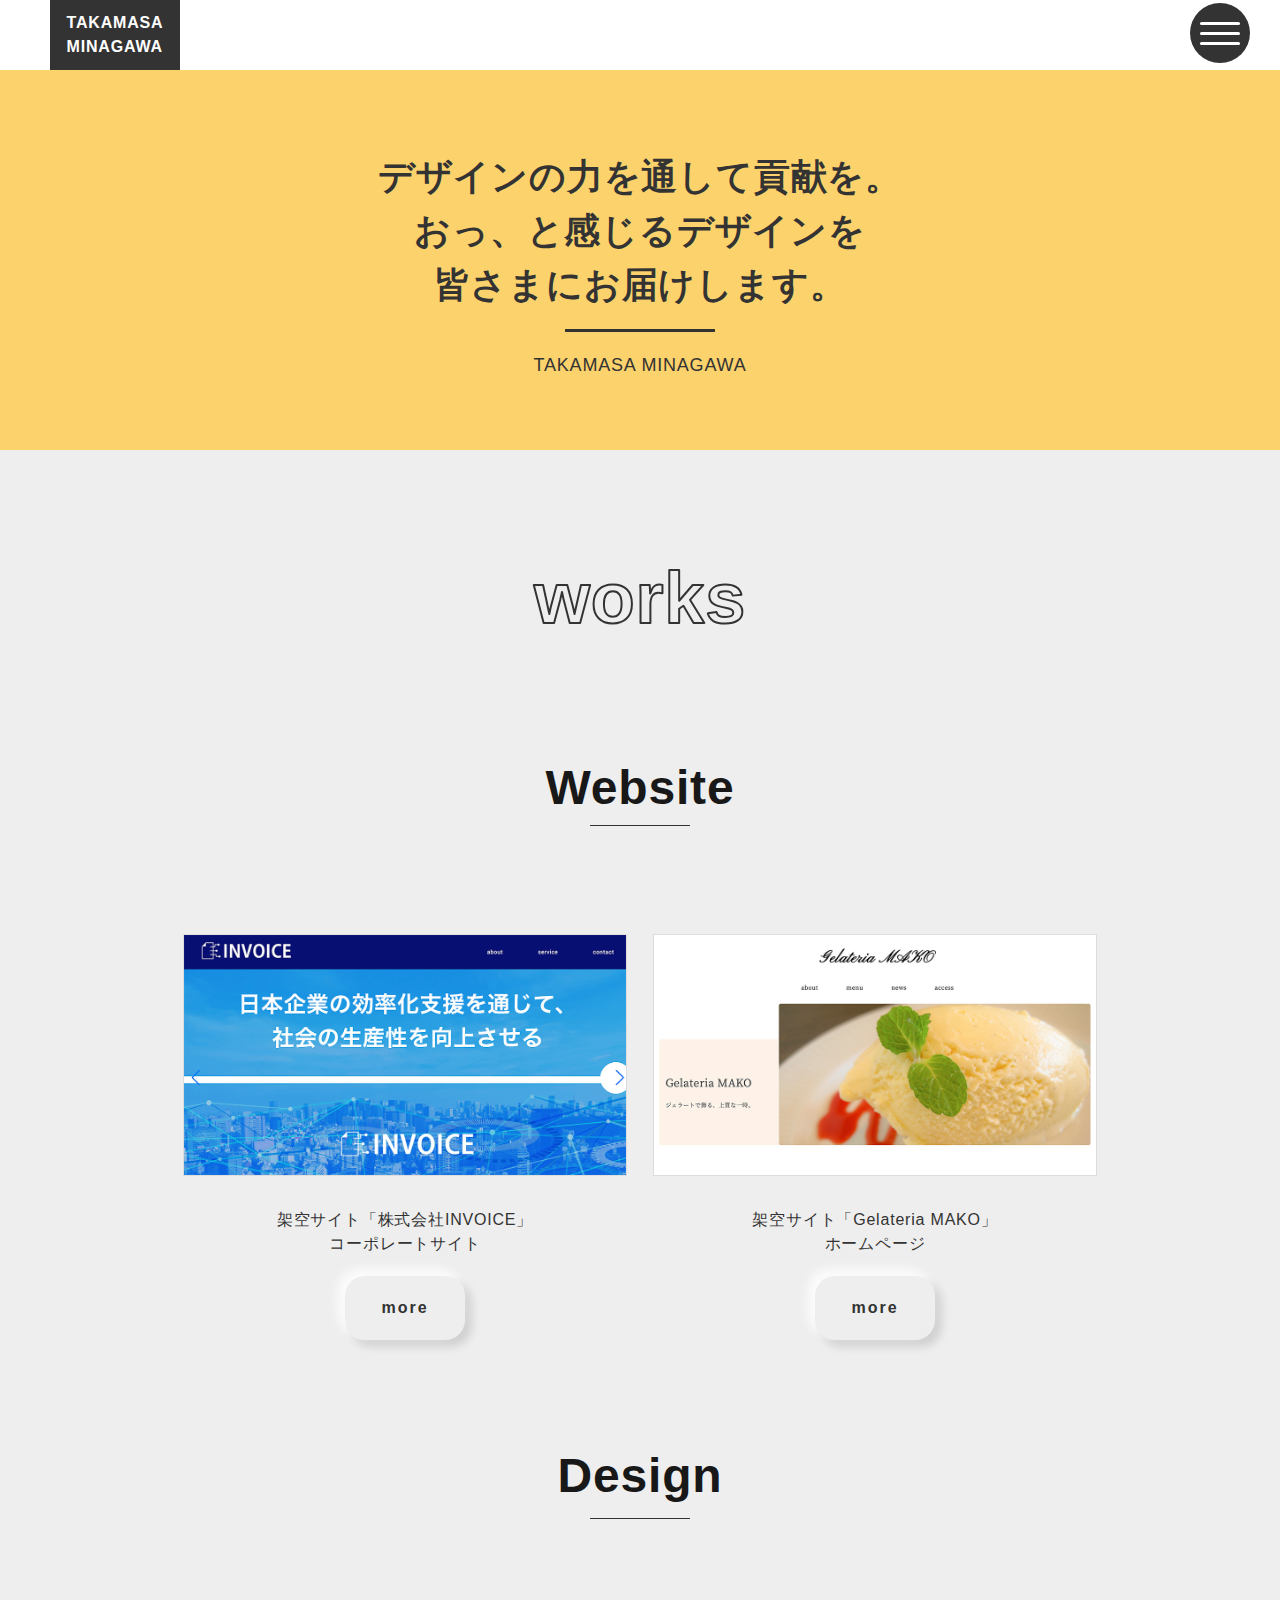
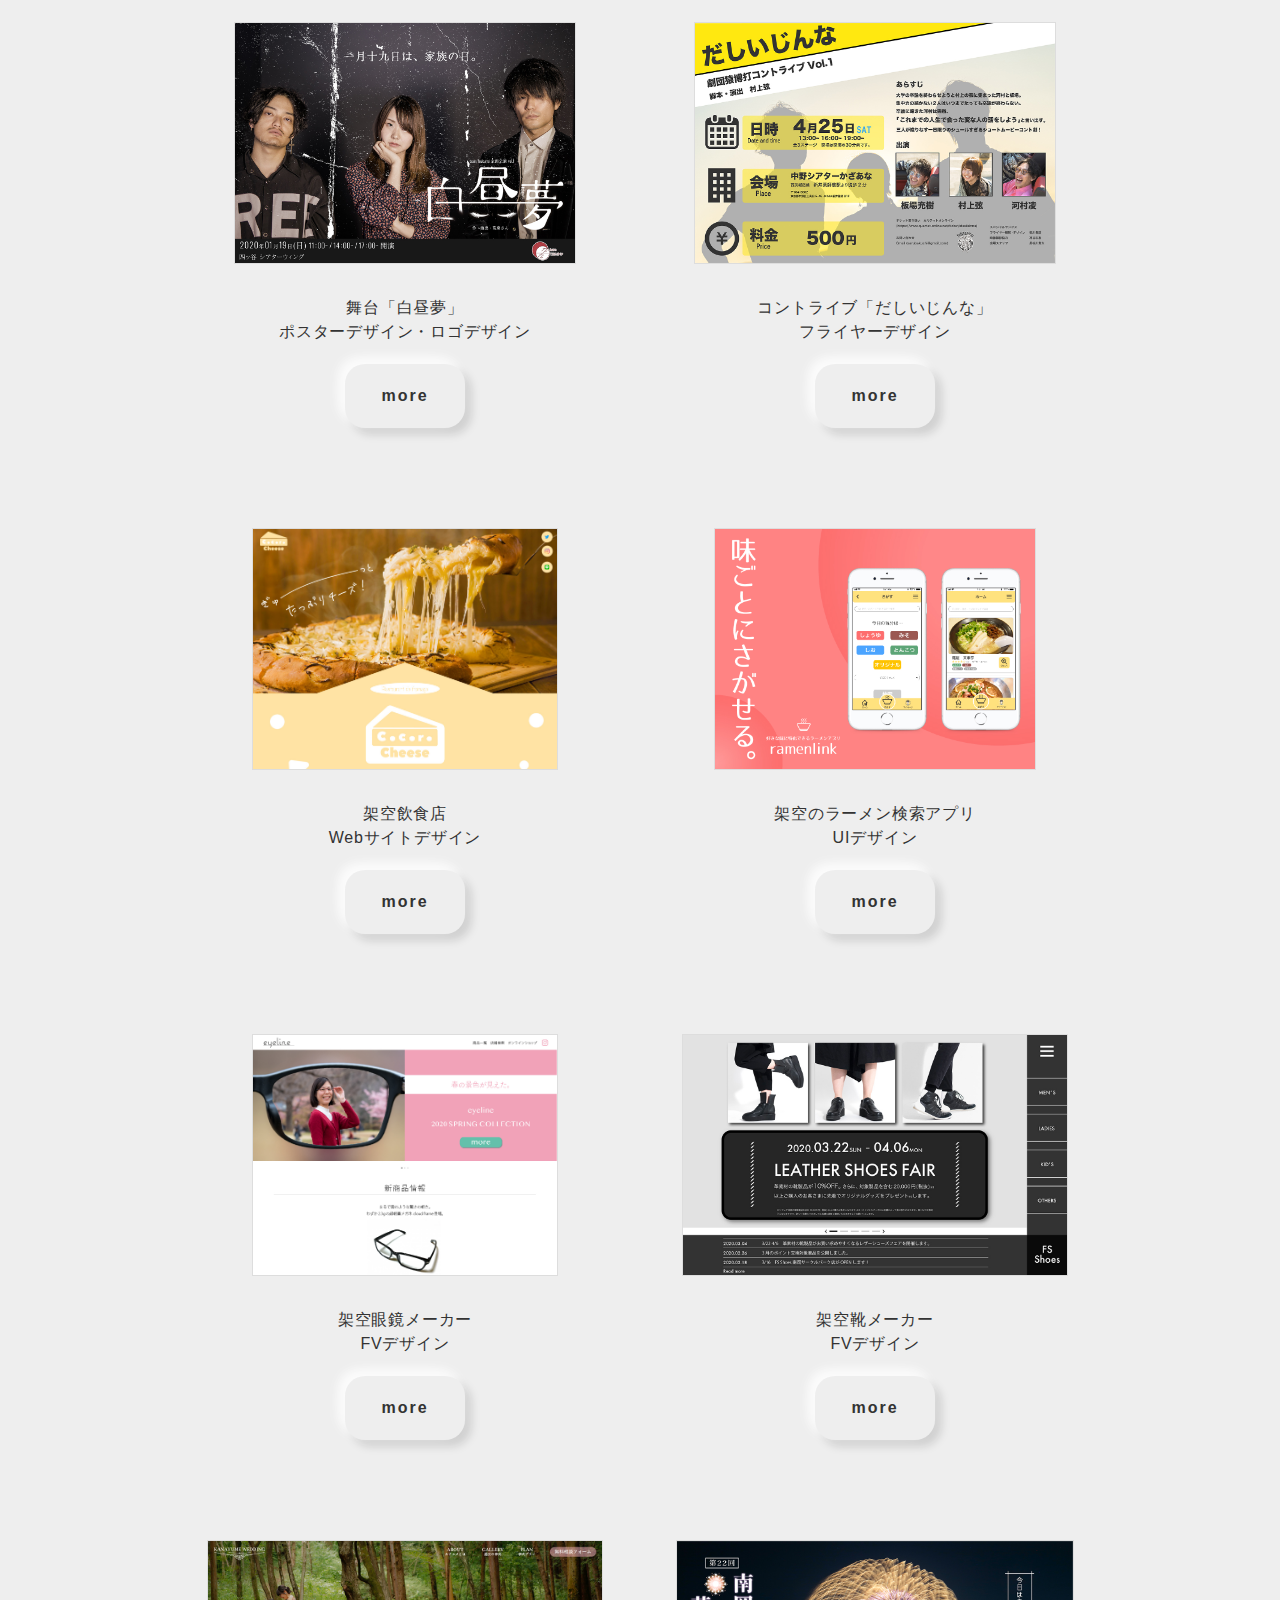
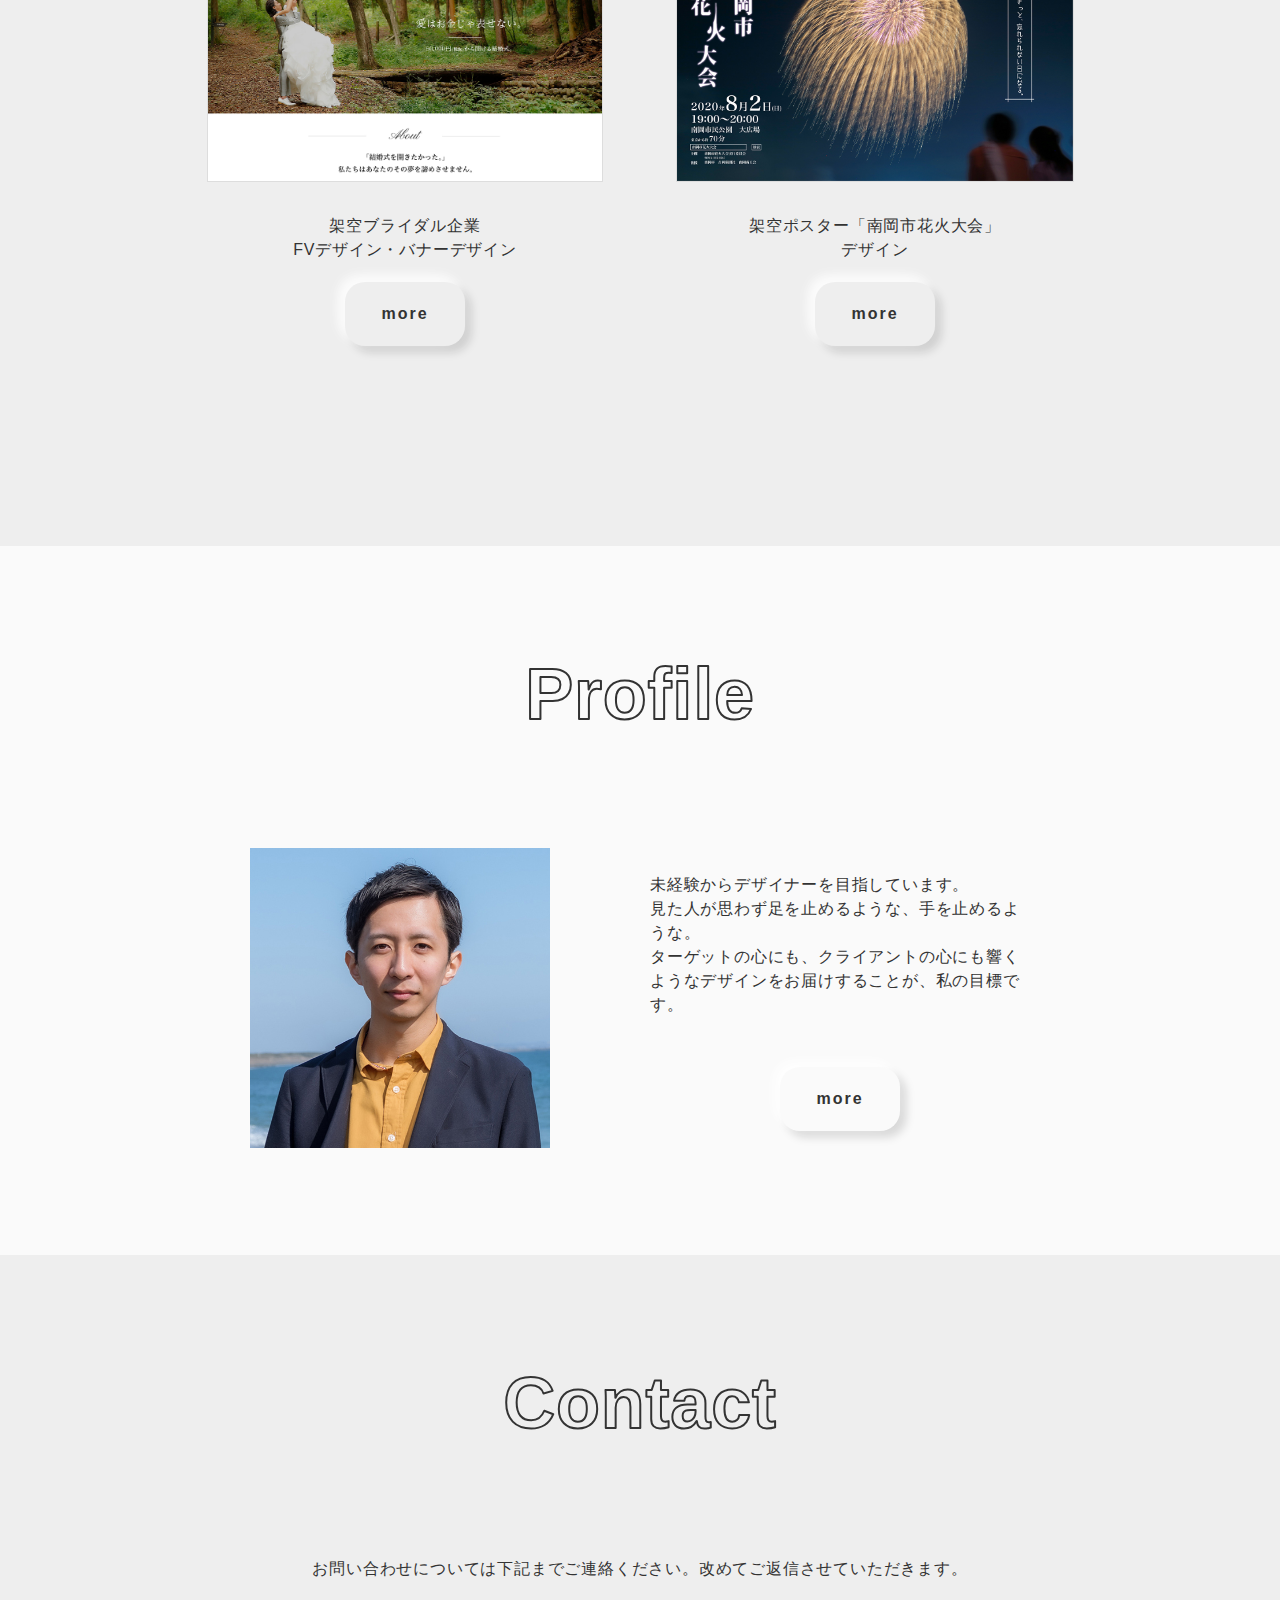
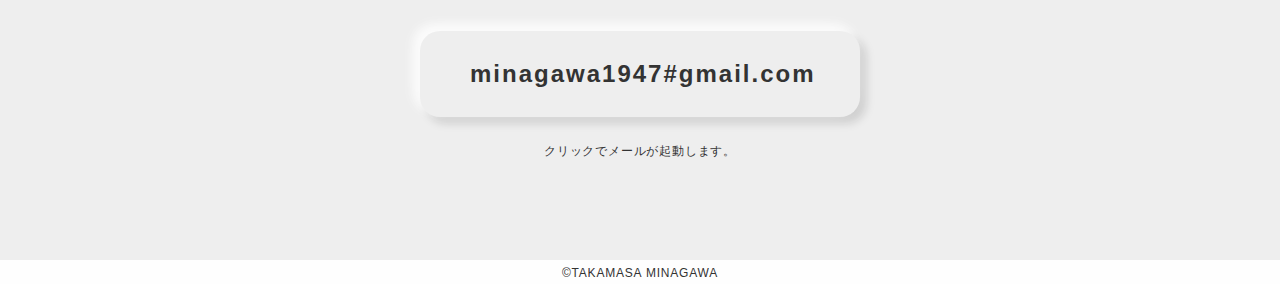
<file: index.html>
<!DOCTYPE html>
<html lang="ja">
  <head>
    <meta charset="UTF-8">
    <meta name="viewport" content="width=device-width, initial-scale=1.0">
    <meta http-equiv="X-UA-Compatible" content="ie=edge">
    <meta name="description" content="皆川貴政のポートフォリオサイト。未経験からWebデザイナーを目指しています。">
    <link rel="stylesheet" href="CSS/reset.css">
    <link rel="stylesheet" href="CSS/common.css">
    <link rel="stylesheet" href="CSS/style.css">
    <link rel="icon" href="images/favicon.ico">
    <script src="https://ajax.googleapis.com/ajax/libs/jquery/3.1.0/jquery.min.js"></script>
    <script src="js/script.js"></script>
    <script type="text/javascript" src="js//plugin/jquery.inview.min.js"></script>
    <link href="https://use.fontawesome.com/releases/v5.6.1/css/all.css" rel="stylesheet">
    <title>TAKAMASA MINAGAWA</title>
  </head>
  <body>
    <!------------------------------->
    <!---------   header   ---------->
    <!------------------------------->
    <header>
      <div id="top"></div>
        <a href="#">
          <h1 class="header__title">
            <span class="title_normal">TAKAMASA<br>MINAGAWA</span>
            <span class="title_hover">TOP</span>
          </h1>
        </a>
      <nav>
        <ul class="header__menu">
          <li class="header__item header__nav_top">
            <a href="#top">TOP</a>
          </li>
          <li class="header__item header__nav_works">
            <a href="#works">Works</a>
            <a href="#works__website">website</a>
            <a href="#works__design">design</a>
          </li>
          <li class="header__item header__nav_profile">
            <a href="./profile.html">profile</a>
          </li>
          <li class="header__item header__nav_contact">
            <a href="#contact">contact</a>
          </li>
        </ul>
      </nav>
      <div class="overlay"></div>
      <div class="btn_trigger">
        <span class="bar bar_top"></span>
        <span class="bar bar_mid"></span>
        <span class="bar bar_bottom"></span>
      </div>
    </header>
    <div class="fv">
      <p class="fv__copy">
        デザインの力を通して貢献を。<br>
        おっ、と感じるデザインを<br>
        皆さまにお届けします。
      </p>
      <p class="fv__name">TAKAMASA MINAGAWA</p>
    </div>
    <main>
    <!------------------------------->
    <!-------   works   ------->
    <!------------------------------->
      <section class="wrapper works" id="works">
        <h2>
          <svg>
            <text x="50%" y="50%" text-anchor="middle" dominant-baseline="central">works</text>          
          </svg>
        </h2>
        <div class="works__website" id="works__website">
          <h3>Website</h3>
          <div class="works__content">
            <div>
              <div class="works__img_wrapper">
              <a href="./works_invoice" class="works__img"><img src="./images/invoice__top.jpg" alt="電子請求書を取り扱う株式会社INVOICEのファーストビュー"></a>
              </div>
              <br>架空サイト「株式会社INVOICE」<br>コーポレートサイト<br>
              <a href="./works_invoice.html" class="btn">more</a>
            </div>
            <div>
              <div class="works__img_wrapper">
              <a href="./works_mako.html" class="works__img"><img src="./images/mako__top.jpg" alt="ジェラート店Gelateria MAKOのファーストビュー"></a>
              </div>
              <br>架空サイト「Gelateria MAKO」<br>ホームページ<br>
              <a href="./works_mako.html" class="btn">more</a>
            </div>
          </div>
        </div>
        <div class="works__design" id="works__design">
          <h3>Design</h3>
          <div class="works__content">
            <div>
              <div class="works__img_wrapper">
                <a href="./works_hakucyumu.html" class="works__img"><img src="./images/hakucyumu__top.jpg" alt="舞台「白昼夢」の横長ポスターデザイン"></a>
              </div>
              <br>舞台「白昼夢」<br>ポスターデザイン・ロゴデザイン<br>
              <a href="./works_hakucyumu.html" class="btn">more</a>
            </div>
            <div>
              <div class="works__img_wrapper">
              <a href="./works_dashi.html" class="works__img"><img src="./images/dashi__top.jpg" alt="コントライブ「だしいじんな」の裏面フライヤーデザイン"></a>
            </div>
              <br>コントライブ「だしいじんな」<br>フライヤーデザイン<br>
              <a href="./works_dashi.html" class="btn">more</a>
            </div>
            <div>
              <div class="works__img_wrapper">
              <a href="./works_cheese.html" class="works__img"><img src="./images/cheese__top.jpg" alt="チーズ専門店cocorocheeseのパソコン版ファーストビューデザイン"></a>
            </div>
              <br>架空飲食店<br>Webサイトデザイン<br>
              <a href="./works_cheese.html" class="btn">more</a>
            </div>
            <div>
              <div class="works__img_wrapper">
              <a href="./works_noodle.html" class="works__img"><img src="./images/noodle__top.jpg" alt="アプリ「ラーメンリンク」LPデザイン"></a>
            </div>
              <br>架空のラーメン検索アプリ<br>UIデザイン<br>
              <a href="./works_noodle.html" class="btn">more</a>
            </div>
            <div>
              <div class="works__img_wrapper">
              <a href="./works_eyeline.html" class="works__img"><img src="./images/eyeline__top.jpg" alt="メガネメーカーeyelineのパソコン版ファーストビューデザイン"></a>
            </div>
              <br>架空眼鏡メーカー<br>FVデザイン<br>
              <a href="./works_eyeline.html" class="btn">more</a>
            </div>
            <div>
              <div class="works__img_wrapper">
              <a href="./works_shoes.html" class="works__img"><img src="./images/shoes__top.jpg" alt="シューズメーカーFSShoesのパソコン版ファーストビューデザイン"></a>
            </div>
              <br>架空靴メーカー<br>FVデザイン<br>
              <a href="./works_shoes.html" class="btn">more</a>
            </div>
            <div>
              <div class="works__img_wrapper">
              <a href="./works_bridal.html" class="works__img"><img src="./images/bridal__top.jpg" alt="結婚式サービスカナユメのFVデザイン"></a>
            </div>
              <br>架空ブライダル企業<br>FVデザイン・バナーデザイン<br>
              <a href="./works_bridal.html" class="btn">more</a>
            </div>
            <div>
              <div class="works__img_wrapper">
              <a href="./works_fireworks.html" class="works__img"><img src="./images/fireworks__top.jpg" alt="南岡市花火大会のポスターデザイン"></a>
            </div>
              <br>架空ポスター「南岡市花火大会」<br>デザイン<br>
              <a href="./works_fireworks.html" class="btn">more</a>
            </div>
          </div>
        </div>
      </section>
    <!------------------------------->
    <!---------   profile   --------->
    <!------------------------------->
      <section class="wrapper profile bg__white">
        <h2>
          <svg>
            <text x="50%" y="50%" text-anchor="middle" dominant-baseline="central">Profile</text>          
          </svg>
      </h2>
        <div class="profile__wrapper">
          <div class="profile__left">
            <img src="./images/profile_icon.jpg" alt="海をバックにしている自分の写真">
          </div>
          <div class="profile__right">
            <p>未経験からデザイナーを目指しています。<br>
              見た人が思わず足を止めるような、手を止めるような。<br>
            ターゲットの心にも、クライアントの心にも響くようなデザインをお届けすることが、私の目標です。</p>
            <a href="./profile.html"><p class="btn">more</p></a>
          </div>
        </div>
      </section>
    <!------------------------------->
    <!---------   contact   --------->
    <!------------------------------->
      <section class="wrapper contact" id="contact">
        <h2>
          <svg>
            <text x="50%" y="50%" text-anchor="middle" dominant-baseline="central">Contact</text>          
          </svg>
        </h2>
        <p>お問い合わせについては下記までご連絡ください。改めてご返信させていただきます。</p>
        <a href="mailto:minagawa1947@gmail.com" class="contact__mail btn">minagawa1947#gmail.com</a>
        <small><p>クリックでメールが起動します。</p></small>
      </section>
    </main>    
    <footer>
      <small>
      &copy;TAKAMASA MINAGAWA
      </small>
    </footer>
  </body>
</html>
</file>
<file: CSS/common.css>
/* ----------------------------------- */
/* base
/* ----------------------------------- */
html {
  font-size: 62.5%;
  font-family:'Roboto','Hiragino Kaku Gothic ProN','ヒラギノ角ゴ ProN W3', Meiryo, sans-serif;
  overflow: auto;
}
body {
  font-size: 1.6rem;
  line-height: 1.5;
  letter-spacing: 0.05em;
  color: #333333;
  margin: 0;
  overflow: hidden;
  background-color: #eee;
}
h1,h2,h3{
  position: relative;
  color: #181818;
}
main{
  position: relative;
}
svg {
  overflow: visible;
}
text {
  fill: transparent;
  stroke: #333333;
  stroke-width: 2px;
  stroke-linejoin: round;
  font-size: 7.2rem;
}
.wrapper{
  padding: 100px 150px;
  max-width: 1140px;
  margin: 0 auto;
}
.wrapper h2{
  text-align: center;
  margin-bottom: 100px;
}
.wrapper svg{
  height: 95px;
}
.fv text{
  fill: #FBD26B;
  font-size: 9rem;
  stroke-width: 2px;
}
.page__wrapper{
  width: 100vw;
}
.btn {
  display: inline-block;
  padding: 20px 10px;
  width: 100px;
  background: #eee;
  border: none;
  border-radius: 20px;
  color: #333;
  font-size: 1rem;
  font-weight: 700;
  letter-spacing: .2rem;
  text-align: center;
  transition: .2s ease-in-out;
  box-shadow: -6px -6px 14px rgba(255, 255, 255, .7),
              -6px -6px 10px rgba(255, 255, 255, .5),
              6px 6px 8px rgba(255, 255, 255, .075),
              6px 6px 10px rgba(0, 0, 0, .15);
}
.btn:hover {
  box-shadow: -2px -2px 6px rgba(255, 255, 255, .6),
              -2px -2px 4px rgba(255, 255, 255, .4),
              2px 2px 2px rgba(255, 255, 255, .05),
              2px 2px 4px rgba(0, 0, 0, .1);
}
.btn:active {
  box-shadow: inset -2px -2px 6px rgba(255, 255, 255, .7),
              inset -2px -2px 4px rgba(255, 255, 255, .5),
              inset 2px 2px 2px rgba(255, 255, 255, .075),
              inset 2px 2px 4px rgba(0, 0, 0, .15);
}.btn p{
  color: #fff;
  font-weight: bold;
}
small{
  font-size: 1.2rem;
}
.btn, input, select, textarea {
  font-family : inherit;
  font-size : 100%;
}
.opacity{
    opacity: 0;
}





/* ---------------------------- */
/* header */
/* ---------------------------- */
header{
  background-color:rgba(255, 255, 255, 1);
  position: fixed;
  width: 100vw;
  height: 70px;
  display: flex;
  align-items: center;
  z-index: 3;
  transition: all .2s;
}
header h1{
  color: #fff;
}
header nav{
  margin: 0 0 0 auto; 
}
header ul{
  display: flex;
}
header li a{
  color: #000;
  margin: 0 50px;
  text-align: left;
}
.header__title{
  display: flex;
  justify-content: center;
  align-items: center;
  height: 70px;
  width: 130px;
  margin-left: 50px;
  background-color: #333333;
  transition: all .4s;
}
.title_hover{
  display: none;
  transition: all .4s;
}
.header__title:hover{
  border: solid 1px #444;
  box-sizing: border-box;
}
.header__title:hover .title_normal{
  display: none;
}
.header__title:hover .title_hover{
  display: inline;
}

.header__item{
  display: flex;
}
.header__item a{
  position: relative;
  color: white;
  transition: .3s;
}
.header__item a:hover::after {
  transform: scale(1, 1);
}
.header__item a:hover::before {
  transform: scale(1, 1);
}
.header__menu{
  flex-direction: column;
  transition: .3s;
}
.header__menu li{
  padding: 30px 0;
  justify-content: center;
  flex-direction: column;
}
.header__nav_top, .header__nav_works a:first-child, .header__nav_profile, .header__nav_contact{
  font-size: 2.4rem;
}
.header__nav_works a{
  margin-left: 70px;
  padding: 5px 0;
}
.header__nav_works a:first-child{
margin-left: 50px;
}
.header__opacity{
  background-color: rgba(255,255,255,0);
  transition: all .2s;
}





/* --------- */
/* humberger */
/* --------- */ 
.overlay {
  content: "";
  display: block;
  width: 0;
  height: 0;
  background-color: rgba(0, 0, 0, 0.5);
  position: absolute;
  top: 0;
  left: 0;
  z-index: 2;
  opacity: 0;
  transition: opacity .5s;
}
.overlay.open {
  width: 100vw;
  height: 100vh;
}
nav {
  width: 230px;
  height: 100%;
  padding-top: 10%;
  background-color: #333333;
  position: fixed;
  top: 0;
  right: 0;
  z-index: 10;
  transform: translate(250px);
  transition: all .5s;
}
nav.open {
  transform: translateZ(0);
}
nav li {
  color: #fff;
  text-align: center;
  padding: 10px 0;
}
.btn_trigger{
  display: block;
  width: 20px;
  height: 30px;
  position: absolute;
  top: 25%;
  right: 50px;
  margin-left: auto;
  z-index: 11;
  cursor: pointer;
}
.btn_trigger::before{
  position: absolute;
  content: " ";
  background-color: #333333;
  border-radius: 50%;
  width: 60px;
  height: 60px;
  right: -20px;
  top: -15px;
  z-index: -2;
}
.btn_trigger .bar{
  width: 40px;
  height: 3px;
  display: block;
  position: absolute;
  left: 50%;
  background-color: #ffffff;
  transform: translateX(-50%);
  transition: all .3s;
  border-radius: 10px;
}
.btn_trigger .bar_top{
  top: 4px;
}
.btn_trigger .bar_mid{
  top: 4px;
  transform: translate(-50%,10px)
}

.btn_trigger .bar_bottom{
  top: 4px;
  transform: translate(-50%,20px)
}
.header__nav_wrapper{
  width: 100vw;
  height: 100vh;
  background-color: #080f73;
  position: fixed;
  z-index:2;
  transition: .3s;
}
.btn_trigger.btn_close .bar_top{
  transform: translate(-50%,10px) rotate(35deg);
  transition: transform .3s; 
}
.btn_trigger.btn_close .bar_mid{
  opacity: 0;
  transition: opacity .3s;
}
.btn_trigger.btn_close .bar_bottom{
  transform: translate(-50%,10px) rotate(145deg);
  transition: transform .3s;
}





/* ---------------------------- */
/* footer */
/* ---------------------------- */
footer{
  background-color: #fefefe;
  color: #333333;
  width: 100vw;
  text-align: center;
}





/* ---------------------------- */
/* js */
/* ---------------------------- */
.fadein {
  opacity : 0;
  transform : translate(0, 50px);
  transition:all 0.5s;
}
.fadein.scrollin {
  opacity : 1;
  transform : translate(0, 0);
}










/* -------------------- */
/* PCsite */
/* -------------------- */
@media only screen and (min-width: 1024px){
.works__img img{
  width: 400px;
}
}





/* -------------------- */
/* SPsite */
/* -------------------- */
@media only screen and (max-width: 1023px){
.wrapper{
  padding: 50px 10px;
  margin:0;
}
.wrapper h2{
  margin-bottom: 50px;
}
.header__title{
  margin-left: 20px;
}
.btn_trigger{
  right: 8%;
}
}
</file>
<file: CSS/style.css>
/* -------------------------------- */
/* fv */
/* -------------------------------- */
.fv{
  position: relative;
  height: 450px;
  background-color: #FBD26B;
  transform-origin: bottom left;
  z-index: -1;
}
.fv__copy{
  position: relative;
  font-size: 3.6rem;
  font-weight: 700;
  padding: 150px 0 10px;
  text-align: center;
}
.fv__copy::after{
  position: absolute;
  content: " ";
  width: 20%;
  max-width: 150px;
  height: 3px;
  bottom: -10px;
  left: 50%;
  background: #333333;
  display: inline-block;
  transform: translateX(-50%);
}
.fv__name{
  font-size: 1.8rem;
  display: flex;
  justify-content: center;
  padding-top: 30px;
}





/* -------------------------------- */
/* works */
/* -------------------------------- */
.works h3{
  font-size: 4.8rem;
  position: relative;
  padding-bottom: 10px;
  margin-bottom: 100px;
  text-align: center;
}
.works h3::after{
  position: absolute;
  content: " ";
  width: 100px;
  height: 1px;
  bottom: 3px;
  left: 50%;
  background: #333333;
  display: inline-block;
  transform: translateX(-50%);
}
.works__website h3::after{
  bottom: 8px;
}
.works__content{
  display: flex;
  justify-content: center;
  flex-wrap: wrap;
  text-align: center;
  border-collapse: separate;
  border-spacing: 5px 0;
}
.works__content .btn{
  margin: 20px 0 100px;
}
.works__content div{
  margin: 0 30px;
}
.works__img_wrapper{
  height: 250px;
  width: 350px;
  display: flex;
  justify-content: center;
  margin: 0 auto;
}
.works__img{
  display: table-cell;
  vertical-align: middle;
}
.works__img img:hover{
  transform: scale(1.05, 1.05);
  opacity: 0.8;
}
.works__img img{
  width: auto;
  height: 240px;
  vertical-align: bottom;
  object-fit: contain;
  border:1px solid #dddddd;
  transition: all 0.6s ease 0s;
}
.works__img_photo{
  display: flex;
}
.works__photograph_left{
  display: flex;
  justify-content: center;
  flex-direction: column;
  text-align: center;
}
.works__photograph_left .btn{
  margin: 20px auto;
}





/* -------------------------------- */
/* profile */
/* -------------------------------- */
.profile{
  background-color: #fafafa;
}
.bg__white{
  background-color: #fafafa;
  max-width: 100vw;
}
.profile h2{
  margin-top: 0;
}
.profile__wrapper{
  display: flex;
  justify-content: center;
  padding: 0 100px;
}
.profile__left img{
  width: 300px;
}
.profile__right{
  display: flex;
  flex-direction: column;
  justify-content: center;
  align-items: center;
  width: 500px;
  padding-left: 100px;
  text-align: center;
}
.profile__right p{
  text-align: left;
}
.profile__right .btn{
  margin-top: 50px;
  display: inline-block;
  text-align: center;
  background-color: #fafafa;
}





/* -------------------------------- */
/* contact */
/* -------------------------------- */
.contact{
  text-align: center;
}
.contact__mail{
  font-size: 2.4rem;
  display: inline-block;
  padding: 25px 50px;
  margin: 50px 0 25px;
}
.contact .btn{
  width: 100vw;
  max-width: 340px;
}










/* -------------------------------- */
/* SPsite */
/* -------------------------------- */
@media only screen and (max-width: 1023px) {
  text{
    font-size: 4.8rem;
  }
  .fv__copy{
    font-size: 2.4rem;
    padding-top: 190px;
  }
  .works h3{
    font-size: 3.6rem;
    padding-bottom: 10px;
    margin: 50px 0 20px;
  }
  .works__img_wrapper{
    height: inherit;
  }
  .works__img img{
    width: 100vw;
    height: auto;
  }
  .works__content .btn{
    margin: 20px 0 50px;
  }
  .works__content div{
    width: 100vw;
    margin: 0;
  }
  .profile__wrapper{
    padding: 0;
    flex-direction: column;
  }    
  .profile__left{
    margin: 0 auto;
  }
  .profile__right{
    padding-left: 0;
    padding-top: 20px;
    width: 90%;
    margin: 0 auto;
  }
  .profile__right p{
    text-align: center;
  }
  .contact p{
    text-align: center;
  }
  .contact__mail{
    font-size: 1.6rem;
    padding: 25px 0;
  }
}
</file>
